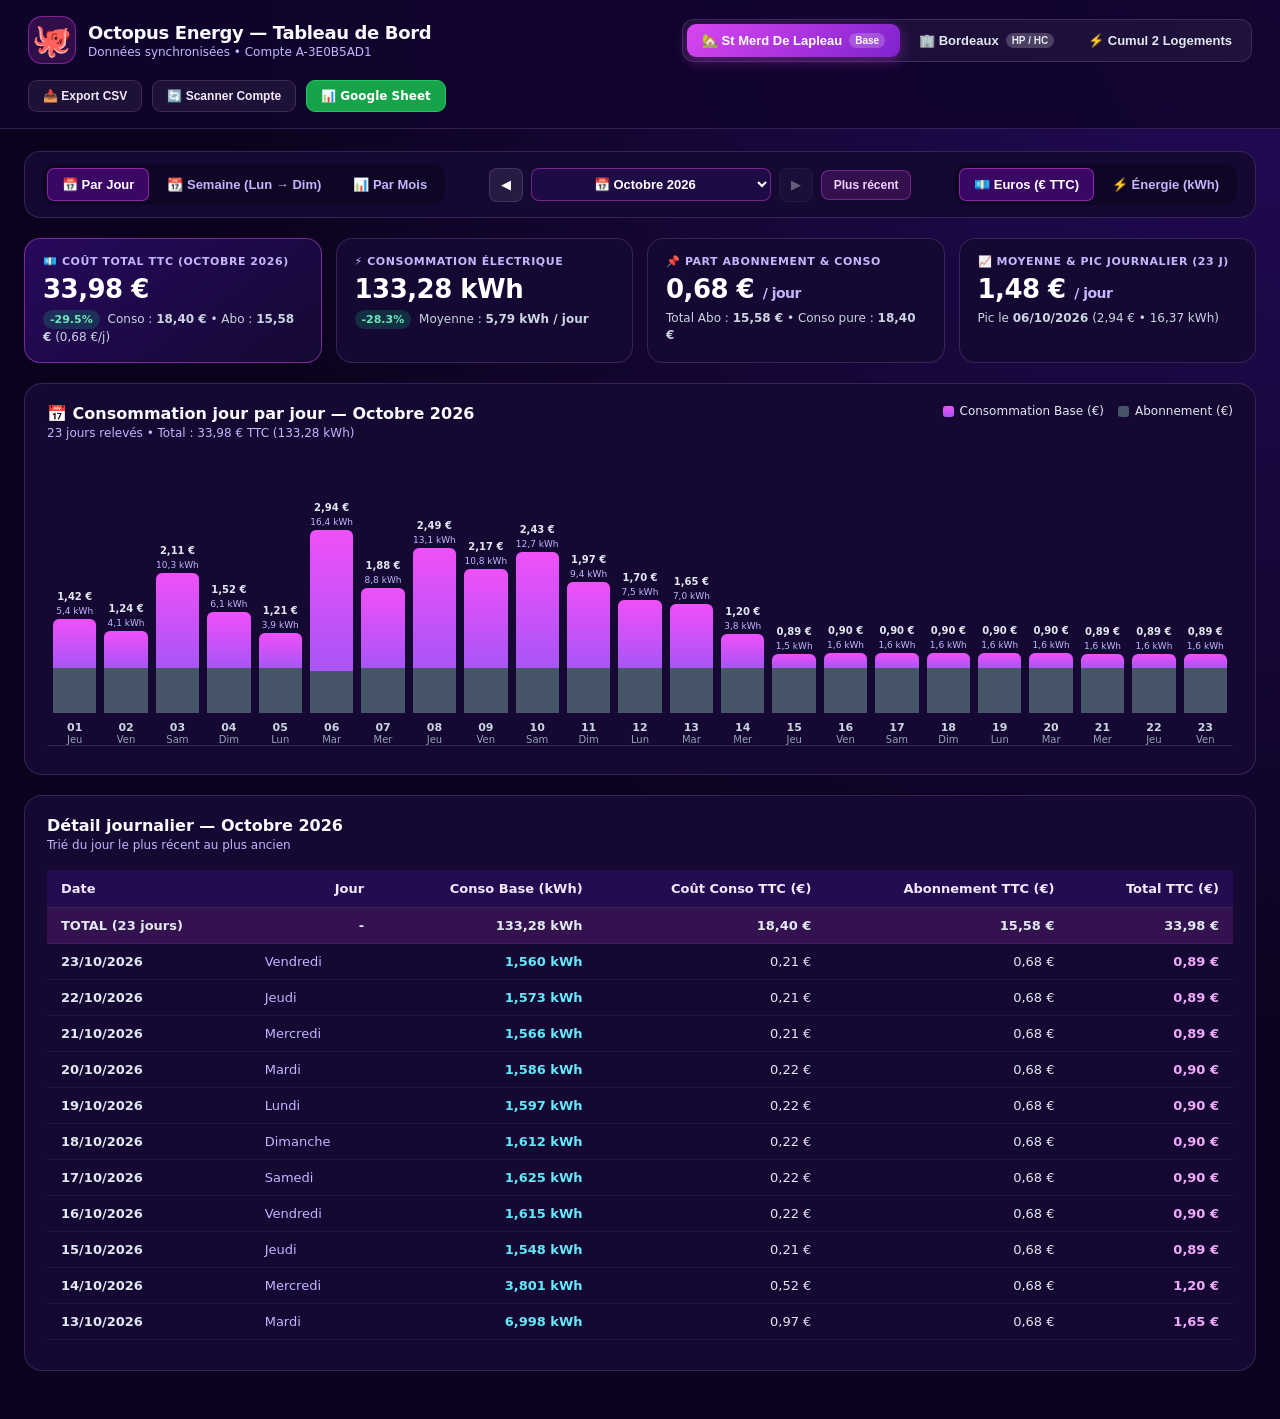
<file: web/index.html>
<!DOCTYPE html>
<html lang="fr">
<head>
  <meta charset="UTF-8" />
  <meta name="viewport" content="width=device-width, initial-scale=1.0" />
  <title>Octopus Energy — Suivi Conso & Coûts (2 Logements)</title>
  <link rel="stylesheet" href="styles.css" />
</head>
<body>
  <header class="topbar">
    <div class="topbar-left">
      <div class="brand-logo">🐙</div>
      <div>
        <h1>Octopus Energy — Tableau de Bord</h1>
        <p id="sync-status-label" class="subtitle">Données synchronisées • Compte A-3E0B5AD1</p>
      </div>
    </div>

    <!-- Sélecteur de logement -->
    <div class="property-tabs" role="tablist">
      <button class="prop-tab active" data-prop="lapleau">
        🏡 St Merd De Lapleau <span class="tag">Base</span>
      </button>
      <button class="prop-tab" data-prop="bordeaux">
        🏢 Bordeaux <span class="tag tag-hphc">HP / HC</span>
      </button>
      <button class="prop-tab" data-prop="both">
        ⚡ Cumul 2 Logements
      </button>
    </div>

    <div class="topbar-right">
      <button id="export-csv-btn" class="btn-outline" title="Exporter les relevés du logement actif en CSV">
        📥 Export CSV
      </button>
      <button id="refresh-sheet-btn" class="btn-outline" title="Scanner le compte Octopus actif">
        🔄 Scanner Compte
      </button>
      <a
        href="https://docs.google.com/spreadsheets/d/1xATSqg21M2ILGiKw2aj2Z4YGLd-NuB0GQhYrpR33ROQ/edit"
        target="_blank"
        class="btn-sheet"
      >📊 Google Sheet</a>
    </div>
  </header>

  <main class="main-container">
    <!-- Barre de contrôle : Période (Jour / Semaine Lun-Dim / Mois) + Unité principale + Navigation -->
    <section class="controls-bar">
      <div class="granularity-tabs">
        <button class="gran-tab active" data-mode="day">📅 Par Jour</button>
        <button class="gran-tab" data-mode="week">📆 Semaine (Lun → Dim)</button>
        <button class="gran-tab" data-mode="month">📊 Par Mois</button>
      </div>

      <div class="period-navigator">
        <button id="nav-prev" class="nav-btn" title="Période précédente">◀</button>
        <select id="period-select" class="period-select"></select>
        <button id="nav-next" class="nav-btn" title="Période suivante">▶</button>
        <button id="nav-latest" class="btn-latest">Plus récent</button>
      </div>

      <div class="unit-toggle">
        <button class="unit-btn active" data-unit="eur">💶 Euros (€ TTC)</button>
        <button class="unit-btn" data-unit="kwh">⚡ Énergie (kWh)</button>
      </div>
    </section>

    <!-- Cartes KPI dynamiques de la période sélectionnée -->
    <section id="kpi-grid" class="kpi-grid"></section>

    <!-- Bloc Synthèse HP/HC & Rentabilité (affiché pour Bordeaux & Cumul) -->
    <section id="hphc-profitability-section" class="card hphc-card hidden"></section>

    <!-- Graphique principal interactif -->
    <section class="card chart-card">
      <div class="card-header">
        <div>
          <h2 id="chart-title">Consommation & Coût</h2>
          <p id="chart-subtitle" class="card-subtitle"></p>
        </div>
        <div id="chart-legend" class="chart-legend"></div>
      </div>

      <div id="main-chart" class="chart-wrapper"></div>
    </section>

    <!-- Deuxième bloc visuel : Comparatif des semaines ou détail journalier/mensuel -->
    <section id="secondary-section" class="card secondary-card hidden">
      <div class="card-header">
        <div>
          <h2 id="secondary-title">Historique des 12 dernières semaines (Lundi → Dimanche)</h2>
          <p id="secondary-subtitle" class="card-subtitle">Cliquez sur une semaine pour afficher le détail de ses 7 jours ci-dessus</p>
        </div>
      </div>
      <div id="secondary-chart" class="chart-wrapper"></div>
    </section>

    <!-- Tableau récapitulatif détaillé de la période -->
    <section class="card table-card">
      <div class="card-header">
        <div>
          <h2 id="table-title">Détail de la période</h2>
          <p id="table-subtitle" class="card-subtitle"></p>
        </div>
      </div>
      <div class="table-responsive">
        <table class="data-table">
          <thead id="table-head"></thead>
          <tbody id="table-body"></tbody>
        </table>
      </div>
    </section>
  </main>

  <!-- Tooltip flottant au survol des barres -->
  <div id="chart-tooltip" class="chart-tooltip hidden"></div>

  <script src="data.js"></script>
  <script src="app.js"></script>
</body>
</html>
</file>
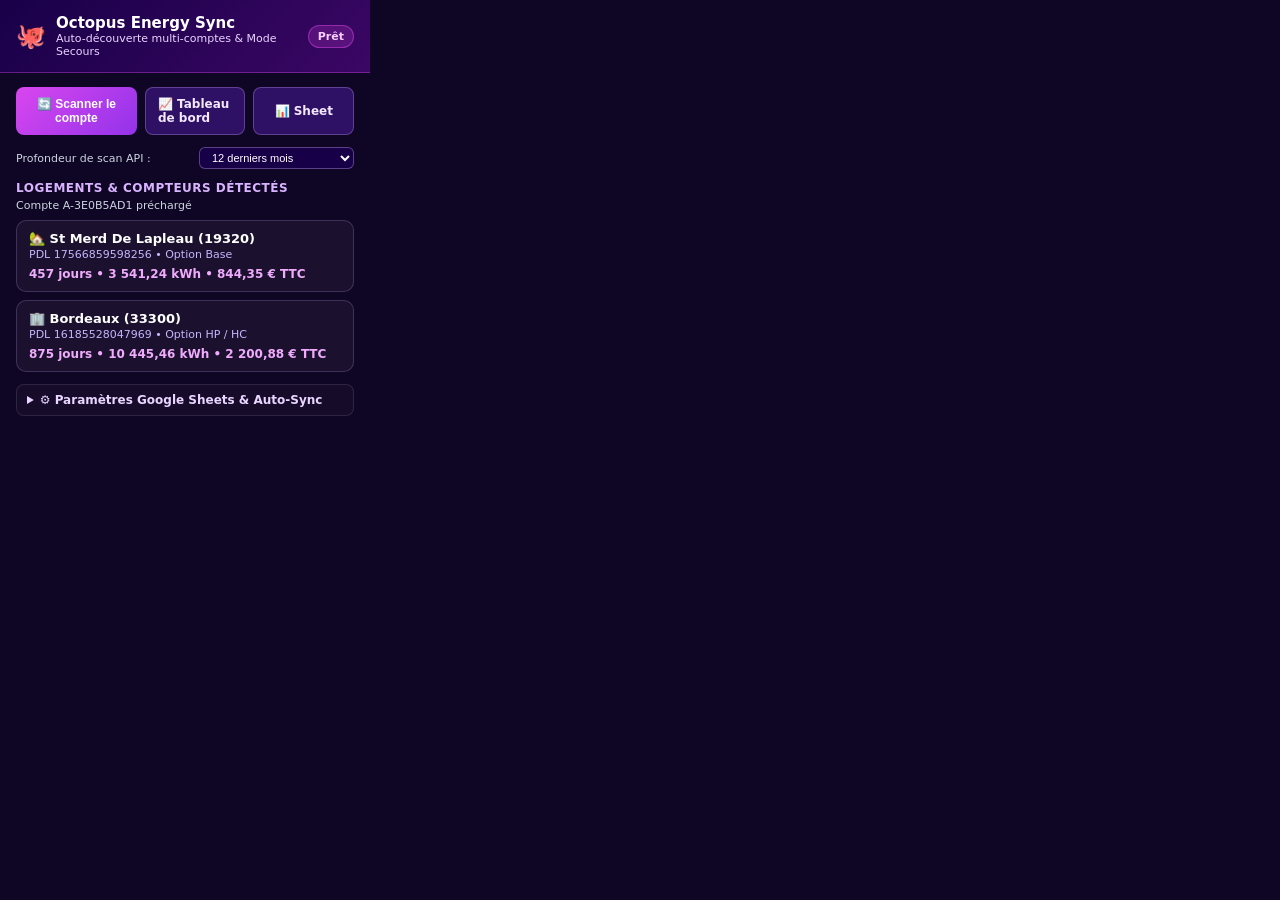
<file: extension/popup.html>
<!DOCTYPE html>
<html lang="fr">
<head>
  <meta charset="UTF-8" />
  <title>Octopus Energy Sync & Diagnostic</title>
  <link rel="stylesheet" href="popup.css" />
</head>
<body>
  <header class="header">
    <div class="header-title">
      <span class="logo">🐙</span>
      <div>
        <h1>Octopus Energy Sync</h1>
        <p id="account-subtitle">Auto-découverte multi-comptes & Mode Secours</p>
      </div>
    </div>
    <span id="status-badge" class="badge badge-idle">Prêt</span>
  </header>

  <main class="container">
    <div class="actions-row">
      <button id="sync-now-btn" class="btn btn-primary">🔄 Scanner le compte</button>
      <a
        href="dashboard.html"
        target="_blank"
        class="btn btn-secondary"
      >📈 Tableau de bord</a>
      <a
        id="open-sheet-btn"
        href="https://docs.google.com/spreadsheets/d/1xATSqg21M2ILGiKw2aj2Z4YGLd-NuB0GQhYrpR33ROQ/edit"
        target="_blank"
        class="btn btn-secondary"
      >📊 Sheet</a>
    </div>

    <div style="display:flex;align-items:center;justify-content:space-between;font-size:11px;color:#cbd5e1">
      <label for="months-select">Profondeur de scan API :</label>
      <select id="months-select" style="background:#180048;color:#fff;border:1px solid rgba(216,180,254,0.35);border-radius:6px;padding:3px 8px;font-size:11px">
        <option value="3">3 derniers mois (rapide)</option>
        <option value="6">6 derniers mois</option>
        <option value="12" selected>12 derniers mois</option>
        <option value="24">24 derniers mois</option>
        <option value="36">36 derniers mois</option>
      </select>
    </div>

    <div id="status-message" class="status-box hidden"></div>

    <section class="section">
      <h2>Logements & Compteurs détectés</h2>
      <p id="last-sync-time" class="muted">Compte A-3E0B5AD1 préchargé</p>

      <div id="cards-container" class="cards">
        <div class="prop-card">
          <div class="prop-title">🏡 St Merd De Lapleau (19320)</div>
          <div class="prop-sub">PDL 17566859598256 • Option Base</div>
          <div class="prop-stats">457 jours • 3 541,24 kWh • 844,35 € TTC</div>
        </div>

        <div class="prop-card">
          <div class="prop-title">🏢 Bordeaux (33300)</div>
          <div class="prop-sub">PDL 16185528047969 • Option HP / HC</div>
          <div class="prop-stats">875 jours • 10 445,46 kWh • 2 200,88 € TTC</div>
        </div>
      </div>
    </section>

    <details class="settings-details">
      <summary>⚙️ Paramètres Google Sheets & Auto-Sync</summary>
      <div class="settings-body">
        <label class="field-label" for="webapp-url">URL Google Apps Script (Web App)</label>
        <input
          type="url"
          id="webapp-url"
          placeholder="https://script.google.com/macros/s/.../exec"
        />
        <label class="checkbox-row">
          <input type="checkbox" id="auto-sync" checked />
          <span>Scanner automatiquement à l'ouverture d'un espace client Octopus</span>
        </label>
        <button id="save-btn" class="btn btn-save">💾 Enregistrer</button>
      </div>
    </details>
  </main>

  <script src="popup.js"></script>
</body>
</html>
</file>
<file: web/styles.css>
:root {
  --bg-dark: #0b031d;
  --bg-card: #150833;
  --bg-card-hover: #1e0d47;
  --border-subtle: rgba(216, 180, 254, 0.16);
  --text-main: #f8fafc;
  --text-muted: #c4b5fd;
  --octo-pink: #f050f8;
  --octo-purple: #9333ea;
  --octo-cyan: #22d3ee;
  --octo-amber: #fbbf24;
  --octo-green: #34d399;
  --octo-abo: #64748b;
}

* {
  box-sizing: border-box;
  margin: 0;
  padding: 0;
}

body {
  font-family: 'Inter', system-ui, -apple-system, BlinkMacSystemFont, 'Segoe UI', Roboto, sans-serif;
  background: radial-gradient(circle at top right, #240a59 0%, var(--bg-dark) 55%);
  color: var(--text-main);
  min-height: 100vh;
  padding-bottom: 48px;
}

/* Header */
.topbar {
  display: flex;
  align-items: center;
  justify-content: space-between;
  flex-wrap: wrap;
  gap: 16px;
  padding: 16px 28px;
  background: rgba(18, 4, 46, 0.88);
  backdrop-filter: blur(12px);
  border-bottom: 1px solid var(--border-subtle);
  position: sticky;
  top: 0;
  z-index: 100;
}

.topbar-left {
  display: flex;
  align-items: center;
  gap: 12px;
}

.brand-logo {
  font-size: 32px;
  background: rgba(240, 80, 248, 0.15);
  border: 1px solid rgba(240, 80, 248, 0.4);
  width: 48px;
  height: 48px;
  border-radius: 14px;
  display: flex;
  align-items: center;
  justify-content: center;
}

.topbar h1 {
  font-size: 18px;
  font-weight: 800;
  letter-spacing: -0.02em;
}

.subtitle {
  font-size: 12px;
  color: var(--text-muted);
  margin-top: 2px;
}

.property-tabs {
  display: flex;
  background: rgba(255, 255, 255, 0.05);
  padding: 4px;
  border-radius: 12px;
  border: 1px solid var(--border-subtle);
  gap: 4px;
}

.prop-tab {
  background: transparent;
  color: #e2e8f0;
  border: none;
  padding: 9px 15px;
  border-radius: 9px;
  font-size: 13px;
  font-weight: 600;
  cursor: pointer;
  display: flex;
  align-items: center;
  gap: 7px;
  transition: all 0.18s ease;
}

.prop-tab:hover {
  background: rgba(255, 255, 255, 0.08);
}

.prop-tab.active {
  background: linear-gradient(135deg, #d946ef, #7e22ce);
  color: #ffffff;
  box-shadow: 0 4px 14px rgba(217, 70, 239, 0.35);
}

.tag {
  font-size: 10px;
  padding: 2px 6px;
  border-radius: 99px;
  background: rgba(255, 255, 255, 0.2);
  font-weight: 700;
}

.topbar-right {
  display: flex;
  align-items: center;
  gap: 10px;
}

.btn-outline,
.btn-sheet {
  padding: 8px 14px;
  border-radius: 9px;
  font-size: 12px;
  font-weight: 600;
  cursor: pointer;
  text-decoration: none;
  transition: all 0.15s ease;
}

.btn-outline {
  background: rgba(255, 255, 255, 0.06);
  color: #f3e8ff;
  border: 1px solid var(--border-subtle);
}

.btn-outline:hover {
  background: rgba(255, 255, 255, 0.14);
}

.btn-sheet {
  background: #16a34a;
  color: #ffffff;
  border: 1px solid #22c55e;
}

.btn-sheet:hover {
  background: #15803d;
}

/* Main container */
.main-container {
  max-width: 1380px;
  margin: 22px auto 0;
  padding: 0 24px;
  display: flex;
  flex-direction: column;
  gap: 20px;
}

/* Controls bar */
.controls-bar {
  display: flex;
  align-items: center;
  justify-content: space-between;
  flex-wrap: wrap;
  gap: 14px;
  background: var(--bg-card);
  border: 1px solid var(--border-subtle);
  padding: 12px 18px;
  border-radius: 16px;
}

.granularity-tabs,
.unit-toggle {
  display: flex;
  background: rgba(0, 0, 0, 0.28);
  padding: 4px;
  border-radius: 10px;
  gap: 4px;
}

.gran-tab,
.unit-btn {
  background: transparent;
  color: var(--text-muted);
  border: none;
  padding: 8px 14px;
  border-radius: 7px;
  font-size: 13px;
  font-weight: 600;
  cursor: pointer;
  transition: all 0.15s ease;
}

.gran-tab.active,
.unit-btn.active {
  background: #3b0764;
  color: #ffffff;
  border: 1px solid rgba(240, 80, 248, 0.45);
}

.period-navigator {
  display: flex;
  align-items: center;
  gap: 8px;
}

.nav-btn {
  background: rgba(255, 255, 255, 0.08);
  color: #ffffff;
  border: 1px solid var(--border-subtle);
  width: 34px;
  height: 34px;
  border-radius: 8px;
  cursor: pointer;
  font-size: 13px;
}

.nav-btn:hover:not(:disabled) {
  background: rgba(240, 80, 248, 0.25);
}

.nav-btn:disabled {
  opacity: 0.35;
  cursor: default;
}

.period-select {
  background: #1e0b45;
  color: #ffffff;
  border: 1px solid rgba(240, 80, 248, 0.4);
  padding: 7px 14px;
  border-radius: 8px;
  font-size: 13px;
  font-weight: 700;
  min-width: 240px;
  text-align: center;
  cursor: pointer;
}

.btn-latest {
  background: rgba(240, 80, 248, 0.14);
  color: #f5d0fe;
  border: 1px solid rgba(240, 80, 248, 0.35);
  padding: 7px 12px;
  border-radius: 8px;
  font-size: 12px;
  font-weight: 600;
  cursor: pointer;
}

.btn-latest:hover {
  background: rgba(240, 80, 248, 0.28);
}

/* KPI Grid */
.kpi-grid {
  display: grid;
  grid-template-columns: repeat(auto-fit, minmax(220px, 1fr));
  gap: 14px;
}

.kpi-card {
  background: var(--bg-card);
  border: 1px solid var(--border-subtle);
  border-radius: 16px;
  padding: 16px 18px;
  display: flex;
  flex-direction: column;
  gap: 6px;
  position: relative;
  overflow: hidden;
}

.kpi-card.highlight {
  background: linear-gradient(145deg, #27095c, #150833);
  border-color: rgba(240, 80, 248, 0.45);
}

.kpi-label {
  font-size: 11px;
  font-weight: 700;
  text-transform: uppercase;
  letter-spacing: 0.05em;
  color: var(--text-muted);
}

.kpi-value {
  font-size: 26px;
  font-weight: 800;
  color: #ffffff;
  letter-spacing: -0.02em;
}

.kpi-sub {
  font-size: 12px;
  color: #cbd5e1;
  line-height: 1.4;
}

.kpi-pill {
  display: inline-block;
  padding: 2px 7px;
  border-radius: 99px;
  font-size: 11px;
  font-weight: 700;
  margin-right: 4px;
}

.pill-up {
  background: rgba(239, 68, 68, 0.22);
  color: #fca5a5;
}

.pill-down {
  background: rgba(16, 185, 129, 0.22);
  color: #6ee7b7;
}

/* Cards & Charts */
.card {
  background: var(--bg-card);
  border: 1px solid var(--border-subtle);
  border-radius: 18px;
  padding: 20px 22px;
}

.card.hidden {
  display: none;
}

.card-header {
  display: flex;
  align-items: flex-start;
  justify-content: space-between;
  flex-wrap: wrap;
  gap: 12px;
  margin-bottom: 18px;
}

.card-header h2 {
  font-size: 16px;
  font-weight: 700;
}

.card-subtitle {
  font-size: 12px;
  color: var(--text-muted);
  margin-top: 3px;
}

.chart-legend {
  display: flex;
  align-items: center;
  flex-wrap: wrap;
  gap: 14px;
  font-size: 12px;
  color: #e2e8f0;
}

.legend-item {
  display: flex;
  align-items: center;
  gap: 6px;
}

.legend-dot {
  width: 11px;
  height: 11px;
  border-radius: 3px;
}

/* Bar Chart */
.chart-wrapper {
  width: 100%;
  overflow-x: auto;
  padding-top: 18px;
  padding-bottom: 8px;
}

.bars-stage {
  display: flex;
  align-items: flex-end;
  gap: 8px;
  height: 270px;
  min-width: 100%;
  padding: 26px 6px 0;
  border-bottom: 1px solid rgba(255, 255, 255, 0.12);
}

.bar-col {
  flex: 1;
  min-width: 28px;
  height: 100%;
  display: flex;
  flex-direction: column;
  justify-content: flex-end;
  align-items: center;
  cursor: pointer;
  position: relative;
  transition: transform 0.12s ease;
}

.bar-col:hover {
  transform: translateY(-2px);
}

.bar-col.selected-bar .bar-label {
  color: var(--octo-pink);
  font-weight: 800;
}

.bar-top-val {
  font-size: 10px;
  font-weight: 700;
  color: #e2e8f0;
  margin-bottom: 4px;
  white-space: nowrap;
}

.bar-top-sub {
  font-size: 9px;
  font-weight: 500;
  color: var(--text-muted);
  margin-bottom: 3px;
  white-space: nowrap;
}

.bar-stack {
  width: 100%;
  max-width: 48px;
  border-radius: 6px 6px 0 0;
  overflow: hidden;
  display: flex;
  flex-direction: column;
  justify-content: flex-end;
  background: rgba(255, 255, 255, 0.04);
  transition: filter 0.15s ease;
}

.bar-col:hover .bar-stack {
  filter: brightness(1.18);
  box-shadow: 0 0 12px rgba(240, 80, 248, 0.35);
}

.bar-seg {
  width: 100%;
  transition: height 0.25s ease;
}

.seg-base {
  background: linear-gradient(180deg, #f050f8, #a855f7);
}

.seg-hp {
  background: linear-gradient(180deg, #fb7185, #e11d48);
}

.seg-hc {
  background: linear-gradient(180deg, #38bdf8, #0284c7);
}

.seg-abo {
  background: #475569;
}

.seg-bdx {
  background: linear-gradient(180deg, #22d3ee, #0284c7);
}

.bar-label {
  margin-top: 8px;
  font-size: 11px;
  font-weight: 600;
  color: #cbd5e1;
  text-align: center;
  white-space: nowrap;
}

.bar-sublabel {
  font-size: 10px;
  color: #94a3b8;
  text-align: center;
}

/* Table */
.table-responsive {
  width: 100%;
  overflow-x: auto;
  max-height: 480px;
  overflow-y: auto;
}

.data-table {
  width: 100%;
  border-collapse: collapse;
  font-size: 13px;
}

.data-table thead th {
  position: sticky;
  top: 0;
  background: #230c4f;
  color: #f3e8ff;
  font-weight: 700;
  text-align: right;
  padding: 11px 14px;
  border-bottom: 1px solid var(--border-subtle);
  z-index: 2;
}

.data-table thead th:first-child,
.data-table tbody td:first-child {
  text-align: left;
}

.data-table tbody tr {
  border-bottom: 1px solid rgba(255, 255, 255, 0.06);
  transition: background 0.12s ease;
}

.data-table tbody tr:hover {
  background: rgba(240, 80, 248, 0.08);
}

.data-table tbody td {
  padding: 10px 14px;
  text-align: right;
  color: #e2e8f0;
}

.data-table tbody tr.total-row {
  background: rgba(240, 80, 248, 0.14);
  font-weight: 800;
  color: #ffffff;
}

.td-highlight {
  font-weight: 700;
  color: #f0abfc !important;
}

.td-kwh {
  font-weight: 700;
  color: #67e8f9 !important;
}

/* Tooltip */
.chart-tooltip {
  position: fixed;
  pointer-events: none;
  z-index: 9999;
  background: rgba(15, 5, 36, 0.96);
  border: 1px solid var(--octo-pink);
  border-radius: 12px;
  padding: 11px 14px;
  box-shadow: 0 12px 28px rgba(0, 0, 0, 0.55);
  font-size: 12px;
  line-height: 1.5;
  min-width: 210px;
}

.chart-tooltip.hidden {
  display: none;
}

.tt-title {
  font-weight: 800;
  color: #ffffff;
  margin-bottom: 6px;
  padding-bottom: 4px;
  border-bottom: 1px solid rgba(255, 255, 255, 0.15);
}

.tt-row {
  display: flex;
  justify-content: space-between;
  gap: 14px;
  color: #cbd5e1;
}

.tt-row strong {
  color: #ffffff;
}

.tt-total {
  margin-top: 5px;
  padding-top: 5px;
  border-top: 1px solid rgba(255, 255, 255, 0.15);
  font-weight: 800;
  color: #f0abfc;
}

/* Synthèse HP/HC & Rentabilité */
.hphc-card {
  background: linear-gradient(145deg, rgba(30, 11, 69, 0.95), rgba(15, 5, 36, 0.95));
  border: 1px solid rgba(56, 189, 248, 0.35);
}

.hphc-header {
  display: flex;
  align-items: center;
  justify-content: space-between;
  flex-wrap: wrap;
  gap: 12px;
  margin-bottom: 16px;
}

.verdict-badge {
  padding: 6px 14px;
  border-radius: 999px;
  font-size: 13px;
  font-weight: 800;
  display: inline-flex;
  align-items: center;
  gap: 6px;
}

.verdict-ok {
  background: rgba(16, 185, 129, 0.2);
  border: 1px solid rgba(52, 211, 153, 0.55);
  color: #6ee7b7;
}

.verdict-warn {
  background: rgba(239, 68, 68, 0.2);
  border: 1px solid rgba(248, 113, 113, 0.55);
  color: #fca5a5;
}

.hphc-split-bar-wrap {
  margin-bottom: 18px;
}

.hphc-split-labels {
  display: flex;
  justify-content: space-between;
  font-size: 13px;
  font-weight: 700;
  margin-bottom: 7px;
}

.lbl-hp {
  color: #fda4af;
}

.lbl-hc {
  color: #7dd3fc;
}

.hphc-split-bar {
  position: relative;
  height: 22px;
  border-radius: 999px;
  overflow: hidden;
  display: flex;
  background: rgba(255, 255, 255, 0.08);
  box-shadow: inset 0 2px 5px rgba(0, 0, 0, 0.4);
}

.split-fill-hp {
  background: linear-gradient(90deg, #e11d48, #fb7185);
  height: 100%;
  transition: width 0.3s ease;
}

.split-fill-hc {
  background: linear-gradient(90deg, #0284c7, #38bdf8);
  height: 100%;
  transition: width 0.3s ease;
}

.hphc-threshold-note {
  font-size: 11px;
  color: #cbd5e1;
  margin-top: 6px;
  display: flex;
  justify-content: space-between;
  flex-wrap: wrap;
}

.hphc-boxes {
  display: grid;
  grid-template-columns: repeat(auto-fit, minmax(210px, 1fr));
  gap: 12px;
}

.hphc-box {
  background: rgba(255, 255, 255, 0.04);
  border: 1px solid rgba(255, 255, 255, 0.1);
  border-radius: 12px;
  padding: 12px 14px;
}

.hphc-box-title {
  font-size: 11px;
  font-weight: 700;
  text-transform: uppercase;
  color: var(--text-muted);
  margin-bottom: 4px;
}

.hphc-box-val {
  font-size: 20px;
  font-weight: 800;
  color: #ffffff;
}

.hphc-box-sub {
  font-size: 11px;
  color: #cbd5e1;
  margin-top: 3px;
}
</file>
<file: extension/popup.css>
* {
  box-sizing: border-box;
  margin: 0;
  padding: 0;
}

body {
  width: 370px;
  font-family: system-ui, -apple-system, BlinkMacSystemFont, 'Segoe UI', Roboto, sans-serif;
  background: #0f0524;
  color: #f8fafc;
}

.header {
  display: flex;
  align-items: center;
  justify-content: space-between;
  padding: 14px 16px;
  background: linear-gradient(135deg, #180048, #3b0764);
  border-bottom: 1px solid rgba(240, 80, 248, 0.35);
}

.header-title {
  display: flex;
  align-items: center;
  gap: 10px;
}

.logo {
  font-size: 24px;
}

.header h1 {
  font-size: 15px;
  font-weight: 700;
  color: #ffffff;
}

.header p {
  font-size: 11px;
  color: #e9d5ff;
}

.badge {
  font-size: 11px;
  font-weight: 600;
  padding: 4px 9px;
  border-radius: 999px;
}

.badge-idle {
  background: rgba(240, 80, 248, 0.18);
  color: #f5d0fe;
  border: 1px solid rgba(240, 80, 248, 0.4);
}

.badge-sync {
  background: rgba(59, 130, 246, 0.25);
  color: #bfdbfe;
}

.badge-ok {
  background: rgba(34, 197, 94, 0.25);
  color: #bbf7d0;
}

.badge-err {
  background: rgba(239, 68, 68, 0.25);
  color: #fecaca;
}

.container {
  padding: 14px 16px;
  display: flex;
  flex-direction: column;
  gap: 12px;
}

.actions-row {
  display: flex;
  gap: 8px;
}

.btn {
  display: inline-flex;
  align-items: center;
  justify-content: center;
  padding: 9px 12px;
  border-radius: 8px;
  font-size: 12px;
  font-weight: 600;
  border: none;
  cursor: pointer;
  text-decoration: none;
  transition: opacity 0.15s ease, transform 0.1s ease;
}

.btn:hover {
  opacity: 0.92;
}

.btn:disabled {
  opacity: 0.55;
  cursor: wait;
}

.btn-primary {
  flex: 1.3;
  background: linear-gradient(135deg, #d946ef, #9333ea);
  color: #ffffff;
}

.btn-secondary {
  flex: 1;
  background: #2e1065;
  color: #f3e8ff;
  border: 1px solid rgba(216, 180, 254, 0.3);
}

.btn-save {
  width: 100%;
  background: #4c1d95;
  color: #ffffff;
  margin-top: 8px;
}

.status-box {
  padding: 9px 12px;
  border-radius: 8px;
  font-size: 12px;
  line-height: 1.4;
}

.status-box.hidden {
  display: none;
}

.status-box.ok {
  background: rgba(22, 163, 74, 0.2);
  border: 1px solid rgba(74, 222, 128, 0.45);
  color: #dcfce7;
}

.status-box.err {
  background: rgba(220, 38, 38, 0.22);
  border: 1px solid rgba(248, 113, 113, 0.5);
  color: #fee2e2;
}

.section h2 {
  font-size: 12px;
  text-transform: uppercase;
  letter-spacing: 0.04em;
  color: #d8b4fe;
  margin-bottom: 4px;
}

.muted {
  font-size: 11px;
  color: #cbd5e1;
  margin-bottom: 8px;
}

.cards {
  display: flex;
  flex-direction: column;
  gap: 8px;
}

.prop-card {
  background: rgba(255, 255, 255, 0.05);
  border: 1px solid rgba(216, 180, 254, 0.2);
  border-radius: 10px;
  padding: 10px 12px;
}

.prop-title {
  font-size: 13px;
  font-weight: 700;
  color: #ffffff;
}

.prop-sub {
  font-size: 11px;
  color: #c4b5fd;
  margin-top: 2px;
}

.prop-stats {
  font-size: 12px;
  font-weight: 600;
  color: #f0abfc;
  margin-top: 6px;
}

.settings-details {
  background: rgba(255, 255, 255, 0.03);
  border: 1px solid rgba(255, 255, 255, 0.1);
  border-radius: 8px;
  padding: 8px 10px;
}

.settings-details summary {
  font-size: 12px;
  font-weight: 600;
  color: #e9d5ff;
  cursor: pointer;
}

.settings-body {
  margin-top: 10px;
  display: flex;
  flex-direction: column;
  gap: 6px;
}

.field-label {
  font-size: 11px;
  color: #cbd5e1;
}

input[type='url'] {
  width: 100%;
  padding: 7px 9px;
  border-radius: 6px;
  border: 1px solid rgba(216, 180, 254, 0.35);
  background: #180048;
  color: #ffffff;
  font-size: 11px;
}

.checkbox-row {
  display: flex;
  align-items: center;
  gap: 7px;
  font-size: 11px;
  color: #e2e8f0;
  margin-top: 4px;
  cursor: pointer;
}
</file>
